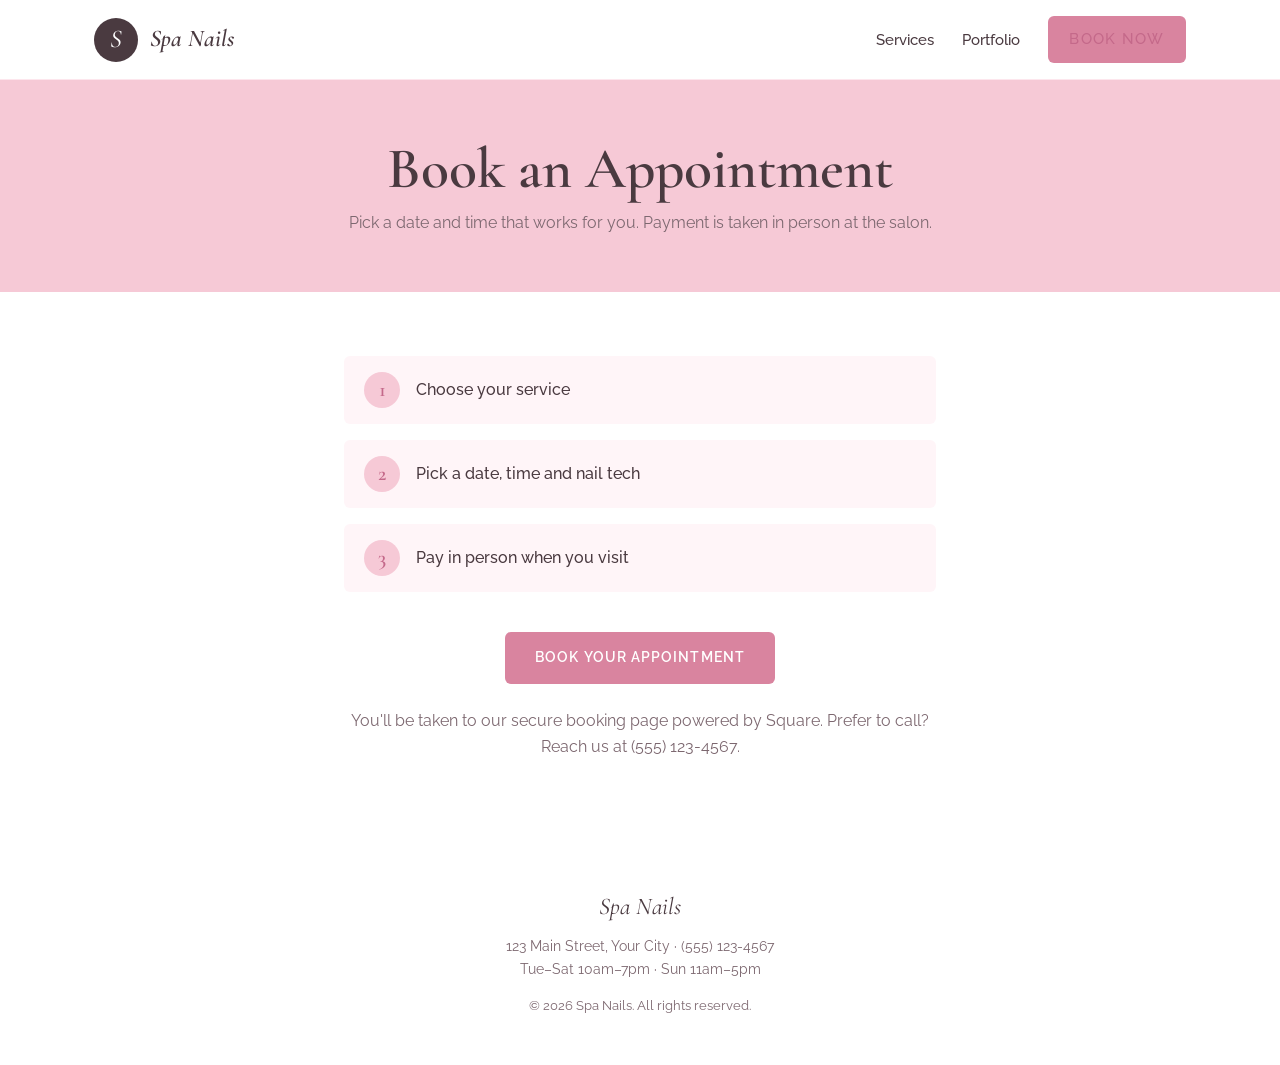
<file: booking.html>
<!DOCTYPE html>
<html lang="en">
<head>
  <meta charset="UTF-8">
  <meta name="viewport" content="width=device-width, initial-scale=1.0">
  <title>Book an Appointment | Spa Nails</title>
  <link rel="preconnect" href="https://fonts.googleapis.com">
  <link rel="preconnect" href="https://fonts.gstatic.com" crossorigin>
  <link href="https://fonts.googleapis.com/css2?family=Cormorant+Garamond:ital,wght@0,500;0,600;1,500&family=Raleway:wght@400;500;600&display=swap" rel="stylesheet">
  <link rel="stylesheet" href="css/styles.css">
</head>
<body>

  <!-- Header / Navigation -->
  <header class="site-header">
    <nav class="nav">
      <a href="index.html" class="logo">
        <span class="logo-mark">S</span>
        <span class="logo-text">Spa Nails</span>
      </a>
      <ul class="nav-links">
        <li><a href="services.html">Services</a></li>
        <li><a href="portfolio.html">Portfolio</a></li>
        <li><a href="booking.html" class="btn btn-nav" aria-current="page">Book Now</a></li>
      </ul>
    </nav>
  </header>

  <!-- Page title -->
  <section class="page-header">
    <h1>Book an Appointment</h1>
    <p>Pick a date and time that works for you. Payment is taken in person at the salon.</p>
  </section>

  <!-- Booking -->
  <main class="booking">
    <ol class="booking-steps">
      <li><span>1</span>Choose your service</li>
      <li><span>2</span>Pick a date, time and nail tech</li>
      <li><span>3</span>Pay in person when you visit</li>
    </ol>

    <!-- Square Appointments public booking site -->
    <a href="https://book.squareup.com/appointments/ih9jfh1v39c76p/location/LDHA2YA4TYQC9/services" class="btn btn-primary">Book Your Appointment</a>

    <p class="booking-help">
      You'll be taken to our secure booking page powered by Square.
      Prefer to call? Reach us at (555) 123-4567.
    </p>
  </main>

  <!-- Footer -->
  <footer class="site-footer">
    <p class="footer-logo">Spa Nails</p>
    <p>123 Main Street, Your City &middot; (555) 123-4567</p>
    <p>Tue&ndash;Sat 10am&ndash;7pm &middot; Sun 11am&ndash;5pm</p>
    <p class="copyright">&copy; 2026 Spa Nails. All rights reserved.</p>
  </footer>

</body>
</html>
</file>
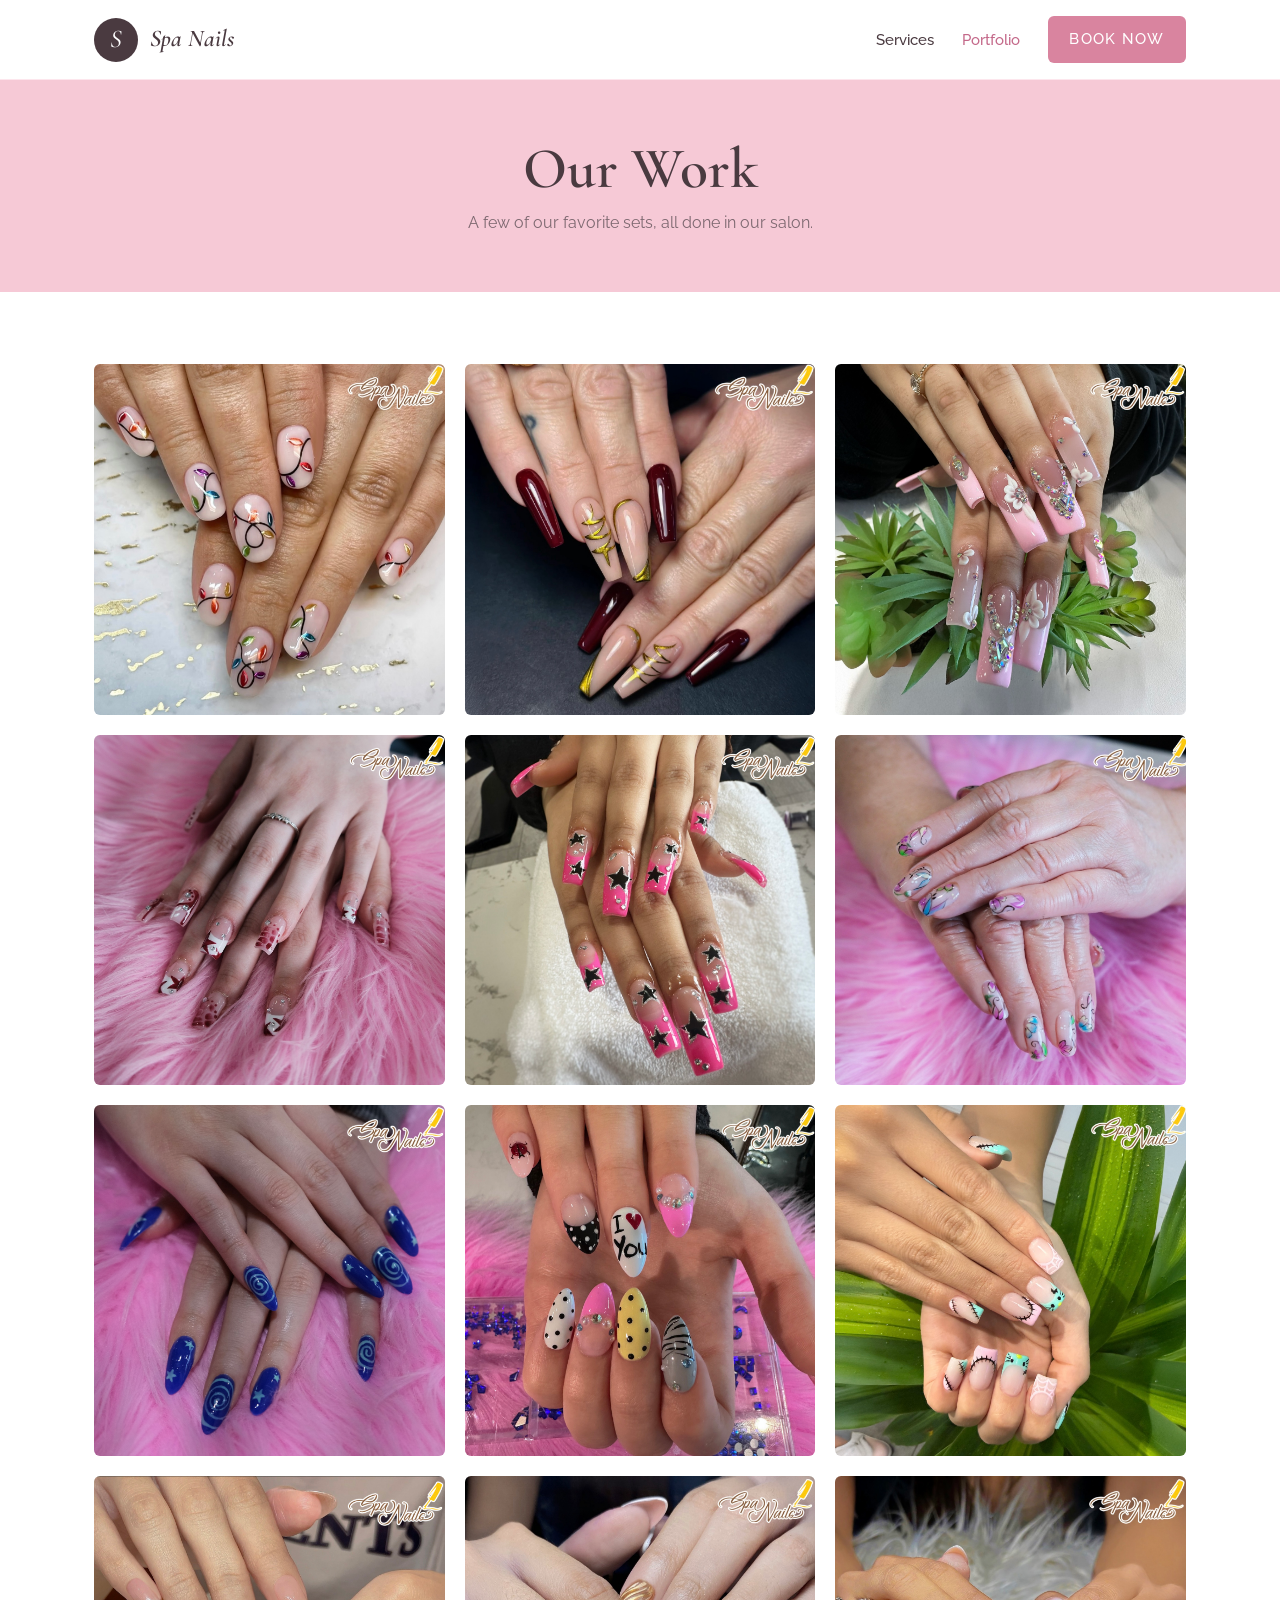
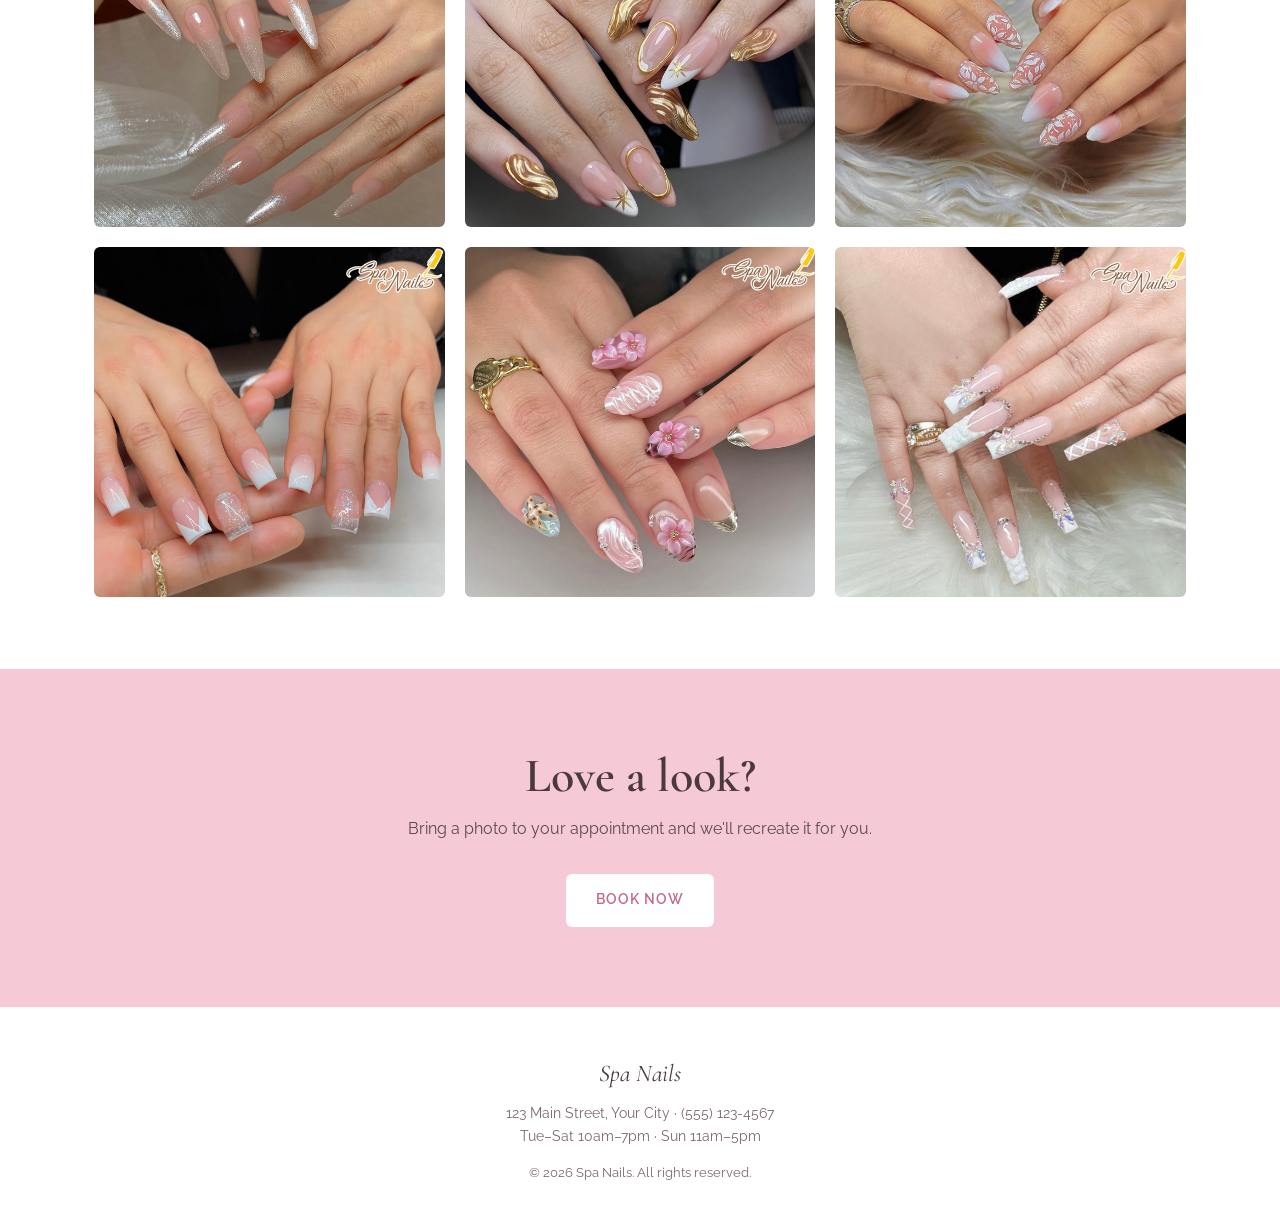
<file: portfolio.html>
<!DOCTYPE html>
<html lang="en">
<head>
  <meta charset="UTF-8">
  <meta name="viewport" content="width=device-width, initial-scale=1.0">
  <title>Portfolio | Spa Nails</title>
  <link rel="preconnect" href="https://fonts.googleapis.com">
  <link rel="preconnect" href="https://fonts.gstatic.com" crossorigin>
  <link href="https://fonts.googleapis.com/css2?family=Cormorant+Garamond:ital,wght@0,500;0,600;1,500&family=Raleway:wght@400;500;600&display=swap" rel="stylesheet">
  <link rel="stylesheet" href="css/styles.css">
</head>
<body>

  <!-- Header / Navigation -->
  <header class="site-header">
    <nav class="nav">
      <a href="index.html" class="logo">
        <span class="logo-mark">S</span>
        <span class="logo-text">Spa Nails</span>
      </a>
      <ul class="nav-links">
        <li><a href="services.html">Services</a></li>
        <li><a href="portfolio.html" aria-current="page">Portfolio</a></li>
        <li><a href="booking.html" class="btn btn-nav">Book Now</a></li>
      </ul>
    </nav>
  </header>

  <!-- Page title -->
  <section class="page-header">
    <h1>Our Work</h1>
    <p>A few of our favorite sets, all done in our salon.</p>
  </section>

  <!-- Gallery -->
  <main class="gallery">
    <img src="imgs/nails/nail-set-1.PNG" alt="Nail set 1 by Spa Nails" loading="lazy">
    <img src="imgs/nails/nail-set-2.PNG" alt="Nail set 2 by Spa Nails" loading="lazy">
    <img src="imgs/nails/nail-set-3.PNG" alt="Nail set 3 by Spa Nails" loading="lazy">
    <img src="imgs/nails/nail-set-4.PNG" alt="Nail set 4 by Spa Nails" loading="lazy">
    <img src="imgs/nails/nail-set-5.PNG" alt="Nail set 5 by Spa Nails" loading="lazy">
    <img src="imgs/nails/nail-set-6.PNG" alt="Nail set 6 by Spa Nails" loading="lazy">
    <img src="imgs/nails/nail-set-7.PNG" alt="Nail set 7 by Spa Nails" loading="lazy">
    <img src="imgs/nails/nail-set-8.PNG" alt="Nail set 8 by Spa Nails" loading="lazy">
    <img src="imgs/nails/nail-set-9.PNG" alt="Nail set 9 by Spa Nails" loading="lazy">
    <img src="imgs/nails/nail-set-10.PNG" alt="Nail set 10 by Spa Nails" loading="lazy">
    <img src="imgs/nails/nail-set-11.PNG" alt="Nail set 11 by Spa Nails" loading="lazy">
    <img src="imgs/nails/nail-set-12.PNG" alt="Nail set 12 by Spa Nails" loading="lazy">
    <img src="imgs/nails/nail-set-13.PNG" alt="Nail set 13 by Spa Nails" loading="lazy">
    <img src="imgs/nails/nail-set-14.PNG" alt="Nail set 14 by Spa Nails" loading="lazy">
    <img src="imgs/nails/nail-set-15.PNG" alt="Nail set 15 by Spa Nails" loading="lazy">
  </main>

  <!-- Call to action -->
  <section class="cta">
    <h2>Love a look?</h2>
    <p>Bring a photo to your appointment and we'll recreate it for you.</p>
    <a href="booking.html" class="btn btn-light">Book Now</a>
  </section>

  <!-- Footer -->
  <footer class="site-footer">
    <p class="footer-logo">Spa Nails</p>
    <p>123 Main Street, Your City &middot; (555) 123-4567</p>
    <p>Tue&ndash;Sat 10am&ndash;7pm &middot; Sun 11am&ndash;5pm</p>
    <p class="copyright">&copy; 2026 Spa Nails. All rights reserved.</p>
  </footer>

</body>
</html>
</file>
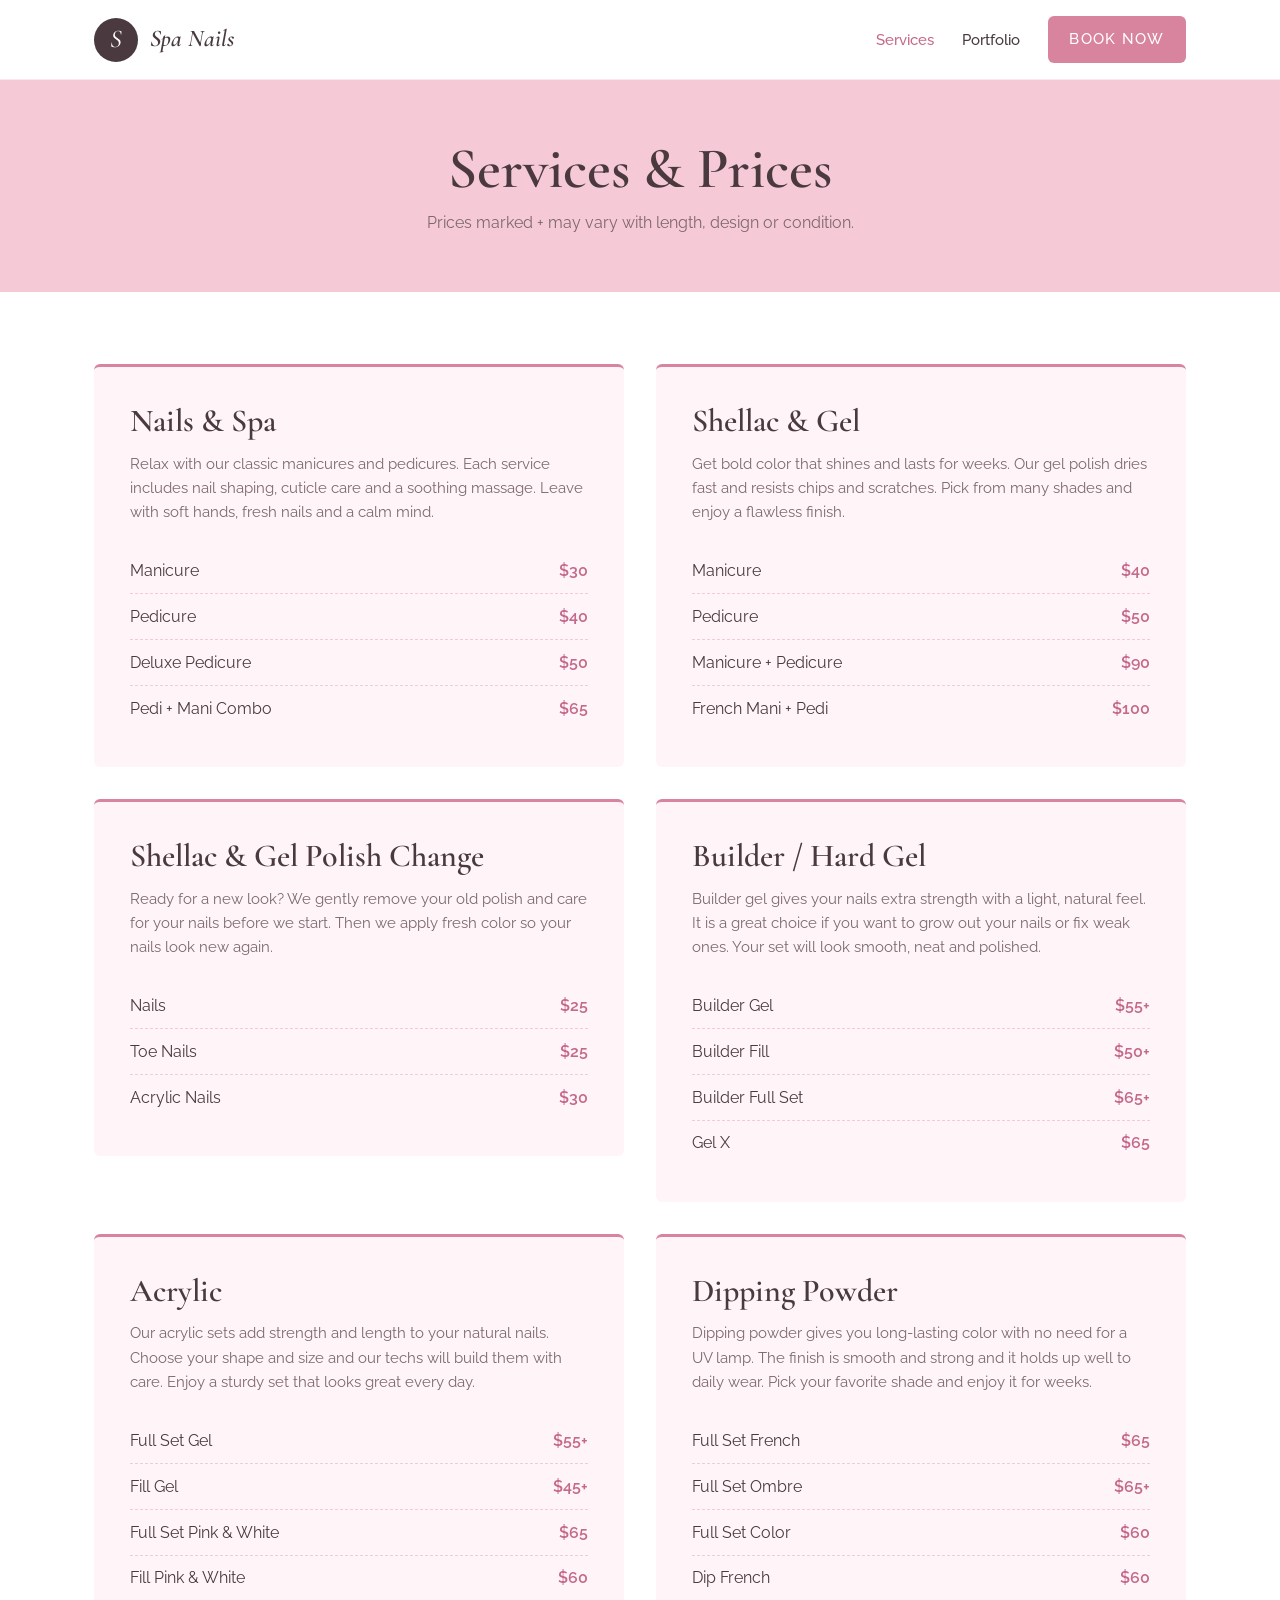
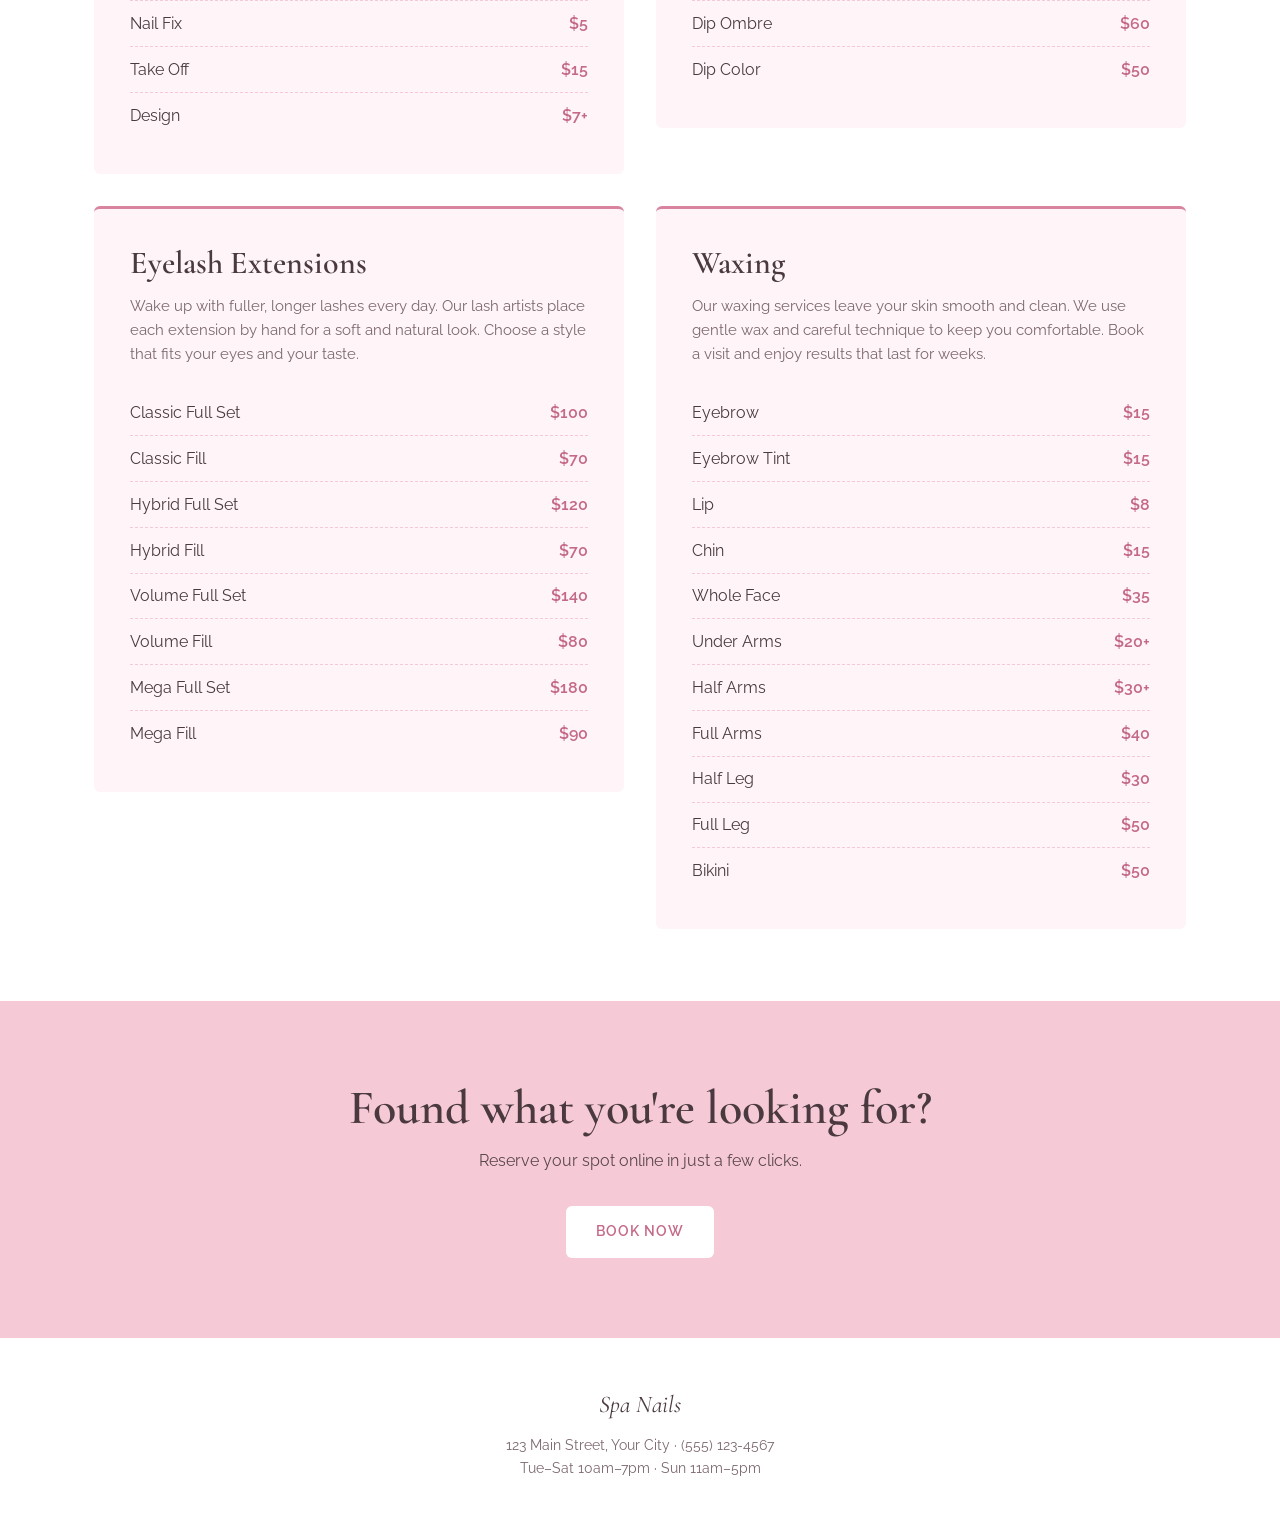
<file: services.html>
<!DOCTYPE html>
<html lang="en">
<head>
  <meta charset="UTF-8">
  <meta name="viewport" content="width=device-width, initial-scale=1.0">
  <title>Services &amp; Prices | Spa Nails</title>
  <link rel="preconnect" href="https://fonts.googleapis.com">
  <link rel="preconnect" href="https://fonts.gstatic.com" crossorigin>
  <link href="https://fonts.googleapis.com/css2?family=Cormorant+Garamond:ital,wght@0,500;0,600;1,500&family=Raleway:wght@400;500;600&display=swap" rel="stylesheet">
  <link rel="stylesheet" href="css/styles.css">
</head>
<body>

  <!-- Header / Navigation -->
  <header class="site-header">
    <nav class="nav">
      <a href="index.html" class="logo">
        <span class="logo-mark">S</span>
        <span class="logo-text">Spa Nails</span>
      </a>
      <ul class="nav-links">
        <li><a href="services.html" aria-current="page">Services</a></li>
        <li><a href="portfolio.html">Portfolio</a></li>
        <li><a href="booking.html" class="btn btn-nav">Book Now</a></li>
      </ul>
    </nav>
  </header>

  <!-- Page title -->
  <section class="page-header">
    <h1>Services &amp; Prices</h1>
    <p>Prices marked + may vary with length, design or condition.</p>
  </section>

  <!-- Service menu -->
  <main class="menu">

    <section class="menu-card">
      <h2>Nails &amp; Spa</h2>
      <p>Relax with our classic manicures and pedicures. Each service includes nail shaping, cuticle care and a soothing massage. Leave with soft hands, fresh nails and a calm mind.</p>
      <ul class="price-list">
        <li><span>Manicure</span><span>$30</span></li>
        <li><span>Pedicure</span><span>$40</span></li>
        <li><span>Deluxe Pedicure</span><span>$50</span></li>
        <li><span>Pedi + Mani Combo</span><span>$65</span></li>
      </ul>
    </section>

    <section class="menu-card">
      <h2>Shellac &amp; Gel</h2>
      <p>Get bold color that shines and lasts for weeks. Our gel polish dries fast and resists chips and scratches. Pick from many shades and enjoy a flawless finish.</p>
      <ul class="price-list">
        <li><span>Manicure</span><span>$40</span></li>
        <li><span>Pedicure</span><span>$50</span></li>
        <li><span>Manicure + Pedicure</span><span>$90</span></li>
        <li><span>French Mani + Pedi</span><span>$100</span></li>
      </ul>
    </section>

    <section class="menu-card">
      <h2>Shellac &amp; Gel Polish Change</h2>
      <p>Ready for a new look? We gently remove your old polish and care for your nails before we start. Then we apply fresh color so your nails look new again.</p>
      <ul class="price-list">
        <li><span>Nails</span><span>$25</span></li>
        <li><span>Toe Nails</span><span>$25</span></li>
        <li><span>Acrylic Nails</span><span>$30</span></li>
      </ul>
    </section>

    <section class="menu-card">
      <h2>Builder / Hard Gel</h2>
      <p>Builder gel gives your nails extra strength with a light, natural feel. It is a great choice if you want to grow out your nails or fix weak ones. Your set will look smooth, neat and polished.</p>
      <ul class="price-list">
        <li><span>Builder Gel</span><span>$55+</span></li>
        <li><span>Builder Fill</span><span>$50+</span></li>
        <li><span>Builder Full Set</span><span>$65+</span></li>
        <li><span>Gel X</span><span>$65</span></li>
      </ul>
    </section>

    <section class="menu-card">
      <h2>Acrylic</h2>
      <p>Our acrylic sets add strength and length to your natural nails. Choose your shape and size and our techs will build them with care. Enjoy a sturdy set that looks great every day.</p>
      <ul class="price-list">
        <li><span>Full Set Gel</span><span>$55+</span></li>
        <li><span>Fill Gel</span><span>$45+</span></li>
        <li><span>Full Set Pink &amp; White</span><span>$65</span></li>
        <li><span>Fill Pink &amp; White</span><span>$60</span></li>
        <li><span>Nail Fix</span><span>$5</span></li>
        <li><span>Take Off</span><span>$15</span></li>
        <li><span>Design</span><span>$7+</span></li>
      </ul>
    </section>

    <section class="menu-card">
      <h2>Dipping Powder</h2>
      <p>Dipping powder gives you long-lasting color with no need for a UV lamp. The finish is smooth and strong and it holds up well to daily wear. Pick your favorite shade and enjoy it for weeks.</p>
      <ul class="price-list">
        <li><span>Full Set French</span><span>$65</span></li>
        <li><span>Full Set Ombre</span><span>$65+</span></li>
        <li><span>Full Set Color</span><span>$60</span></li>
        <li><span>Dip French</span><span>$60</span></li>
        <li><span>Dip Ombre</span><span>$60</span></li>
        <li><span>Dip Color</span><span>$50</span></li>
      </ul>
    </section>

    <section class="menu-card">
      <h2>Eyelash Extensions</h2>
      <p>Wake up with fuller, longer lashes every day. Our lash artists place each extension by hand for a soft and natural look. Choose a style that fits your eyes and your taste.</p>
      <ul class="price-list">
        <li><span>Classic Full Set</span><span>$100</span></li>
        <li><span>Classic Fill</span><span>$70</span></li>
        <li><span>Hybrid Full Set</span><span>$120</span></li>
        <li><span>Hybrid Fill</span><span>$70</span></li>
        <li><span>Volume Full Set</span><span>$140</span></li>
        <li><span>Volume Fill</span><span>$80</span></li>
        <li><span>Mega Full Set</span><span>$180</span></li>
        <li><span>Mega Fill</span><span>$90</span></li>
      </ul>
    </section>

    <section class="menu-card">
      <h2>Waxing</h2>
      <p>Our waxing services leave your skin smooth and clean. We use gentle wax and careful technique to keep you comfortable. Book a visit and enjoy results that last for weeks.</p>
      <ul class="price-list">
        <li><span>Eyebrow</span><span>$15</span></li>
        <li><span>Eyebrow Tint</span><span>$15</span></li>
        <li><span>Lip</span><span>$8</span></li>
        <li><span>Chin</span><span>$15</span></li>
        <li><span>Whole Face</span><span>$35</span></li>
        <li><span>Under Arms</span><span>$20+</span></li>
        <li><span>Half Arms</span><span>$30+</span></li>
        <li><span>Full Arms</span><span>$40</span></li>
        <li><span>Half Leg</span><span>$30</span></li>
        <li><span>Full Leg</span><span>$50</span></li>
        <li><span>Bikini</span><span>$50</span></li>
      </ul>
    </section>

  </main>

  <!-- Call to action -->
  <section class="cta">
    <h2>Found what you're looking for?</h2>
    <p>Reserve your spot online in just a few clicks.</p>
    <a href="booking.html" class="btn btn-light">Book Now</a>
  </section>

  <!-- Footer -->
  <footer class="site-footer">
    <p class="footer-logo">Spa Nails</p>
    <p>123 Main Street, Your City &middot; (555) 123-4567</p>
    <p>Tue&ndash;Sat 10am&ndash;7pm &middot; Sun 11am&ndash;5pm</p>
  </footer>

</body>
</html>
</file>
<file: css/styles.css>
/* ---------- Theme ---------- */
:root {
  --pink: #f6c9d6;
  --pink-deep: #d9849f;
  --pink-darker: #c4698a;
  --rose: #cf8fa5;
  --blush: #fde6ed;
  --cream: #fff5f8;
  --ink: #4a3a40;
  --muted: #7d6870;
  --white: #ffffff;

  --font-serif: "Cormorant Garamond", Georgia, serif;
  --font-sans: "Raleway", "Helvetica Neue", Arial, sans-serif;

  --radius: 6px;
  --max-width: 1140px;
}

/* ---------- Base ---------- */
*,
*::before,
*::after {
  box-sizing: border-box;
  margin: 0;
  padding: 0;
}

html {
  scroll-behavior: smooth;
}

body {
  font-family: var(--font-sans);
  color: var(--ink);
  background: var(--white);
  line-height: 1.6;
  -webkit-font-smoothing: antialiased;
}

a {
  color: inherit;
  text-decoration: none;
}

h1,
h2,
h3 {
  font-family: var(--font-serif);
  font-weight: 600;
  line-height: 1.15;
  color: var(--ink);
}

.eyebrow {
  font-family: var(--font-sans);
  font-style: italic;
  font-size: 1.05rem;
  color: var(--rose);
  margin-bottom: 0.5rem;
}

.divider {
  display: block;
  width: 70px;
  height: 1px;
  background: var(--pink);
  margin: 1.75rem 0;
}

/* ---------- Buttons ---------- */
.btn {
  display: inline-block;
  padding: 0.9rem 1.8rem;
  font-size: 0.85rem;
  font-weight: 600;
  letter-spacing: 0.08em;
  text-transform: uppercase;
  border: 1px solid transparent;
  border-radius: var(--radius);
  transition: background 0.25s ease, color 0.25s ease, border-color 0.25s ease;
}

.btn-primary {
  background: var(--pink-deep);
  color: var(--white);
}

.btn-primary:hover {
  background: var(--pink-darker);
}

.btn-outline {
  border-color: var(--pink-deep);
  color: var(--pink-darker);
}

.btn-outline:hover {
  background: var(--pink-deep);
  color: var(--white);
}

.btn-light {
  background: var(--white);
  color: var(--pink-darker);
}

.btn-light:hover {
  background: var(--blush);
}

/* ---------- Header / Nav ---------- */
.site-header {
  position: sticky;
  top: 0;
  z-index: 10;
  background: rgba(255, 255, 255, 0.92);
  backdrop-filter: blur(8px);
  border-bottom: 1px solid var(--blush);
}

.nav {
  max-width: var(--max-width);
  margin: 0 auto;
  padding: 1rem 1.5rem;
  display: flex;
  align-items: center;
  justify-content: space-between;
}

.logo {
  display: flex;
  align-items: center;
  gap: 0.75rem;
}

.logo-mark {
  display: grid;
  place-items: center;
  width: 44px;
  height: 44px;
  border-radius: 50%;
  background: var(--ink);
  color: var(--white);
  font-family: var(--font-serif);
  font-style: italic;
  font-size: 1.6rem;
}

.logo-text {
  font-family: var(--font-serif);
  font-style: italic;
  font-size: 1.5rem;
  font-weight: 600;
}

.nav-links {
  list-style: none;
  display: flex;
  align-items: center;
  gap: 1.75rem;
}

.nav-links a {
  font-size: 0.95rem;
  font-weight: 500;
  transition: color 0.2s ease;
}

.nav-links a:not(.btn):hover {
  color: var(--pink-deep);
}

.btn-nav {
  padding: 0.65rem 1.3rem;
  background: var(--pink-deep);
  color: var(--white);
}

.btn-nav:hover {
  background: var(--pink-darker);
}

/* ---------- Hero ---------- */
.hero {
  max-width: var(--max-width);
  margin: 0 auto;
  padding: 5rem 1.5rem 6rem;
  display: grid;
  grid-template-columns: 1.1fr 1fr;
  align-items: center;
  gap: 4rem;
}

.hero h1 {
  font-size: clamp(2.6rem, 5vw, 4.2rem);
}

.hero-text {
  max-width: 460px;
  color: var(--muted);
  font-size: 1.05rem;
  margin-bottom: 2.25rem;
}

.hero-actions {
  display: flex;
  flex-wrap: wrap;
  gap: 1rem;
}

.hero-visual {
  position: relative;
  height: 460px;
}

.visual-card {
  position: absolute;
  border-radius: 200px 200px var(--radius) var(--radius);
}

.visual-card-1 {
  inset: 0 18% 0 0;
  background: var(--blush) url("../imgs/nails/nail-set-10.png") center / cover;
}

.visual-card-2 {
  width: 45%;
  height: 55%;
  right: 0;
  bottom: -2rem;
  background: var(--pink) url("../imgs/nails/nail-set-11.png") center / cover;
  border: 8px solid var(--white);
}

/* ---------- CTA ---------- */
.cta {
  background: var(--pink);
  color: var(--ink);
  text-align: center;
  padding: 5rem 1.5rem;
}

.cta h2 {
  color: var(--ink);
  font-size: clamp(2.2rem, 4vw, 3rem);
  margin-bottom: 0.75rem;
}

.cta p {
  opacity: 0.9;
  margin-bottom: 2rem;
}

/* ---------- Footer ---------- */
.site-footer {
  text-align: center;
  padding: 3rem 1.5rem;
  font-size: 0.9rem;
  color: var(--muted);
}

.footer-logo {
  font-family: var(--font-serif);
  font-style: italic;
  font-size: 1.5rem;
  color: var(--ink);
  margin-bottom: 0.5rem;
}

.copyright {
  margin-top: 1rem;
  font-size: 0.8rem;
}

/* ---------- Services page ---------- */
.nav-links a[aria-current="page"] {
  color: var(--pink-darker);
}

.page-header {
  background: var(--pink);
  text-align: center;
  padding: 3.5rem 1.5rem;
}

.page-header h1 {
  font-size: clamp(2.6rem, 5vw, 3.6rem);
}

.page-header p {
  color: var(--muted);
  margin-top: 0.5rem;
}

.menu {
  max-width: var(--max-width);
  margin: 0 auto;
  padding: 4.5rem 1.5rem;
  display: grid;
  grid-template-columns: repeat(2, 1fr);
  gap: 2rem;
  align-items: start;
}

.menu-card {
  background: var(--cream);
  padding: 2.25rem;
  border-radius: var(--radius);
  border-top: 3px solid var(--pink-deep);
}

.menu-card h2 {
  font-size: 2rem;
  margin-bottom: 0.75rem;
}

.menu-card > p {
  color: var(--muted);
  font-size: 0.95rem;
  margin-bottom: 1.5rem;
}

.price-list {
  list-style: none;
}

.price-list li {
  display: flex;
  justify-content: space-between;
  gap: 1rem;
  padding: 0.6rem 0;
  border-bottom: 1px dashed var(--pink);
}

.price-list li:last-child {
  border-bottom: none;
}

.price-list li span:last-child {
  font-weight: 600;
  color: var(--pink-darker);
  white-space: nowrap;
}

/* ---------- Portfolio page ---------- */
.gallery {
  max-width: var(--max-width);
  margin: 0 auto;
  padding: 4.5rem 1.5rem;
  display: grid;
  grid-template-columns: repeat(auto-fill, minmax(260px, 1fr));
  gap: 1.25rem;
}

.gallery img {
  width: 100%;
  aspect-ratio: 1;
  object-fit: cover;
  border-radius: var(--radius);
  display: block;
  transition: transform 0.3s ease, box-shadow 0.3s ease;
}

.gallery img:hover {
  transform: scale(1.05);
  box-shadow: 0 12px 30px rgba(217, 132, 159, 0.3);
}

/* ---------- Booking page ---------- */
.booking {
  max-width: 640px;
  margin: 0 auto;
  padding: 4rem 1.5rem 5rem;
  text-align: center;
}

.booking-steps {
  list-style: none;
  display: grid;
  gap: 1rem;
  margin-bottom: 2.5rem;
  text-align: left;
}

.booking-steps li {
  display: flex;
  align-items: center;
  gap: 1rem;
  background: var(--cream);
  padding: 1rem 1.25rem;
  border-radius: var(--radius);
  font-weight: 500;
}

.booking-steps span {
  display: grid;
  place-items: center;
  flex-shrink: 0;
  width: 36px;
  height: 36px;
  border-radius: 50%;
  background: var(--pink);
  color: var(--pink-darker);
  font-family: var(--font-serif);
  font-size: 1.3rem;
  font-weight: 600;
}

.booking-help {
  color: var(--muted);
  margin-top: 1.5rem;
}

.booking-help a {
  color: var(--pink-darker);
  text-decoration: underline;
}

/* ---------- Responsive ---------- */
@media (max-width: 900px) {
  .hero {
    grid-template-columns: 1fr;
    text-align: center;
    padding-top: 3.5rem;
    gap: 3rem;
  }

  .hero .divider {
    margin-left: auto;
    margin-right: auto;
  }

  .hero-text {
    margin-left: auto;
    margin-right: auto;
  }

  .hero-actions {
    justify-content: center;
  }

  .hero-visual {
    height: 340px;
    max-width: 420px;
    width: 100%;
    margin: 0 auto;
  }

  .menu {
    grid-template-columns: 1fr;
  }
}

@media (max-width: 560px) {
  .logo-text {
    font-size: 1.2rem;
  }

  .nav-links {
    gap: 1rem;
  }

  .nav-links a {
    font-size: 0.85rem;
  }

  .btn-nav {
    padding: 0.55rem 0.9rem;
  }
}
</file>
